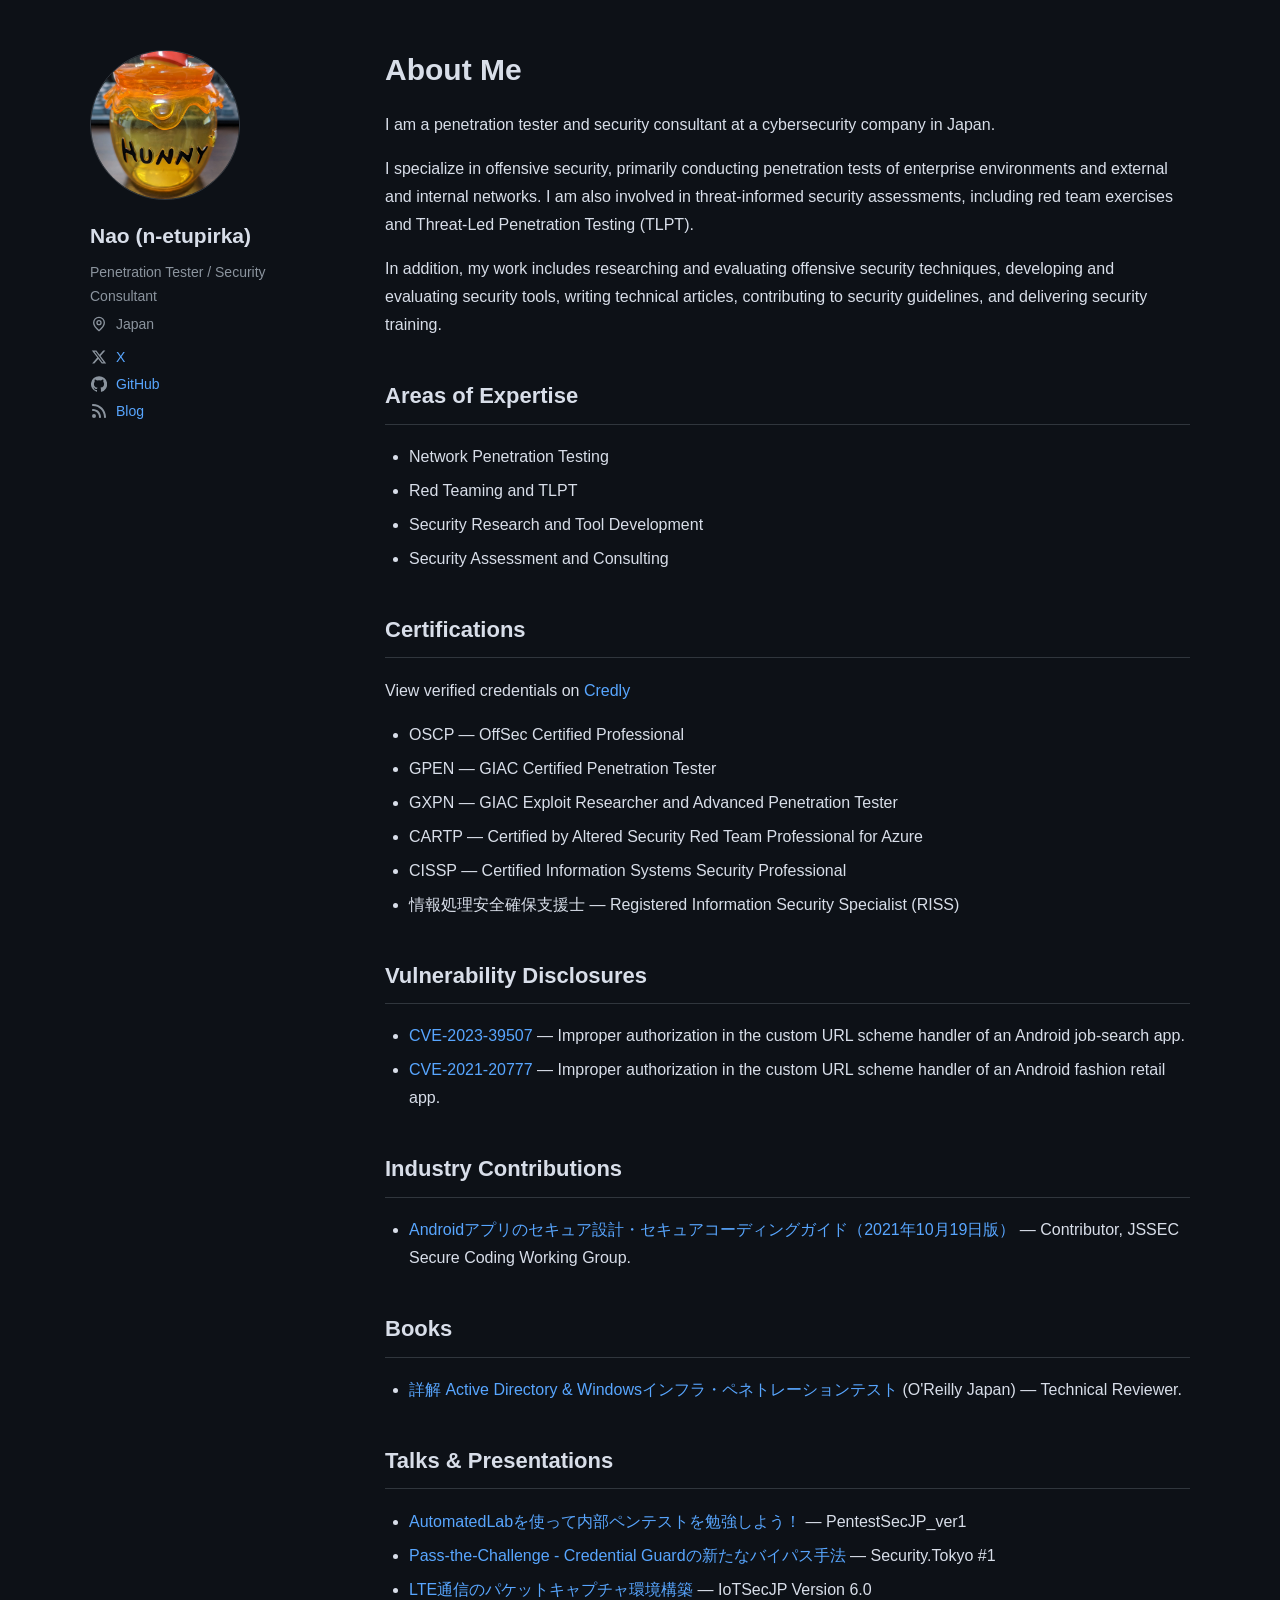
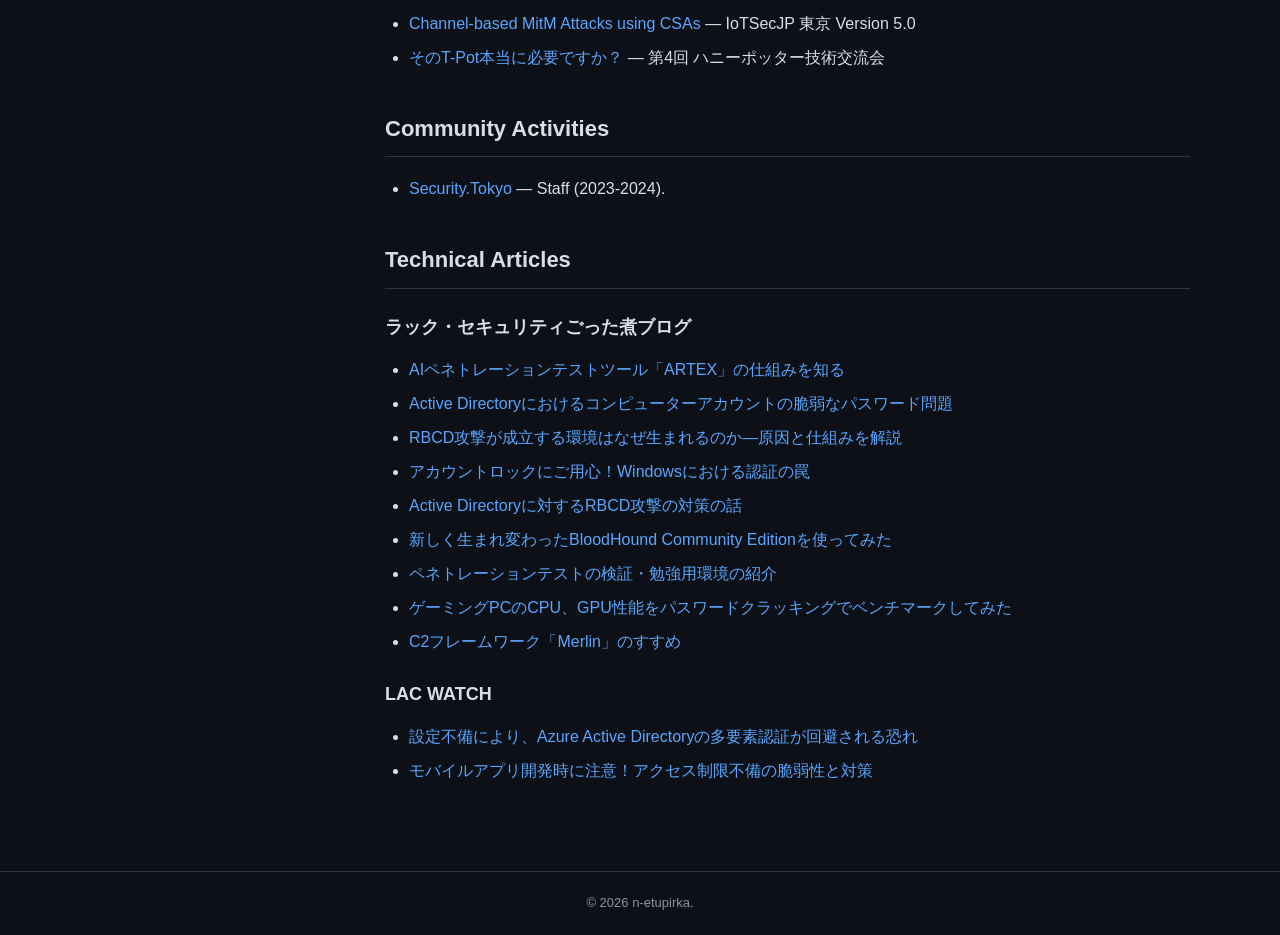
<file: index.html>
<!DOCTYPE html>
<html lang="en">
<head>
  <meta charset="UTF-8">
  <meta name="viewport" content="width=device-width, initial-scale=1">

  <title>About | n-etupirka</title>
  <meta name="description"
        content="Personal portfolio of an offensive security engineer.">

  <link rel="stylesheet" href="style.css">
</head>

<body>
  <div class="container layout">
    <aside class="profile" aria-label="Profile">
      <img class="avatar" src="assets/profile.webp" alt="Portrait of Nao">

      <p class="profile-name">Nao (n-etupirka)</p>
      <p class="role">Penetration Tester / Security Consultant</p>
      <p class="location">
        <svg aria-hidden="true" viewBox="0 0 24 24">
          <path d="M20 10c0 5-8 12-8 12S4 15 4 10a8 8 0 1 1 16 0Z"></path>
          <circle cx="12" cy="10" r="3"></circle>
        </svg>
        <span>Japan</span>
      </p>

      <div class="profile-links">
        <a href="https://x.com/n_etupirka" target="_blank">
          <svg aria-hidden="true" viewBox="0 0 24 24">
            <path d="M18.244 2.25h3.308l-7.227 8.26 8.502 11.24H16.17l-5.214-6.817L4.99 21.75H1.68l7.73-8.835L1.254 2.25H8.08l4.713 6.231 5.45-6.231Zm-1.161 17.52h1.833L7.084 4.126H5.117L17.083 19.77Z"></path>
          </svg>
          <span>X</span>
        </a>
        <a href="https://github.com/n-etupirka" target="_blank">
          <svg aria-hidden="true" viewBox="0 0 24 24">
            <path d="M12 .3a12 12 0 0 0-3.8 23.4c.6.1.8-.3.8-.6v-2.1c-3.3.7-4-1.4-4-1.4-.5-1.4-1.3-1.8-1.3-1.8-1.1-.7.1-.7.1-.7 1.2.1 1.8 1.2 1.8 1.2 1.1 1.8 2.8 1.3 3.5 1 .1-.8.4-1.3.8-1.6-2.7-.3-5.5-1.3-5.5-5.9 0-1.3.5-2.4 1.2-3.2-.1-.3-.5-1.5.1-3.2 0 0 1-.3 3.3 1.2a11.5 11.5 0 0 1 6 0c2.3-1.5 3.3-1.2 3.3-1.2.6 1.7.2 2.9.1 3.2.8.8 1.2 1.9 1.2 3.2 0 4.6-2.8 5.6-5.5 5.9.4.4.8 1.1.8 2.2v3.3c0 .3.2.7.8.6A12 12 0 0 0 12 .3Z"></path>
          </svg>
          <span>GitHub</span>
        </a>
        <a href="https://nsec.hatenablog.com/" target="_blank">
          <svg aria-hidden="true" viewBox="0 0 448 512">
            <path d="M0 64C0 46.3 14.3 32 32 32c229.8 0 416 186.2 416 416 0 17.7-14.3 32-32 32s-32-14.3-32-32C384 253.5 226.5 96 32 96 14.3 96 0 81.7 0 64ZM0 416a64 64 0 1 1 128 0A64 64 0 1 1 0 416ZM32 192c141.4 0 256 114.6 256 256 0 17.7-14.3 32-32 32s-32-14.3-32-32c0-106-86-192-192-192-17.7 0-32-14.3-32-32s14.3-32 32-32Z"></path>
          </svg>
          <span>Blog</span>
        </a>
      </div>
    </aside>

    <main class="content">
      <h1>About Me</h1>

      <p>
        I am a penetration tester and security consultant at a cybersecurity company in Japan.
      </p>

      <p>
        I specialize in offensive security, primarily conducting penetration tests of enterprise environments and external and internal networks.
        I am also involved in threat-informed security assessments, including red team exercises and Threat-Led Penetration Testing (TLPT).
      </p>

      <p>
        In addition, my work includes researching and evaluating offensive security techniques, developing and evaluating security tools, writing technical articles, contributing to security guidelines, and delivering security training.
      </p>

      <h2>Areas of Expertise</h2>
      <ul>
        <li>Network Penetration Testing</li>
        <li>Red Teaming and TLPT</li>
        <li>Security Research and Tool Development</li>
        <li>Security Assessment and Consulting</li>
      </ul>

      <h2>Certifications</h2>
      <p>
        View verified credentials on
        <a href="https://www.credly.com/users/nao-komatsu" target="_blank">
          Credly
        </a>
      </p>
      <ul>
        <li>OSCP — OffSec Certified Professional</li>
        <li>GPEN — GIAC Certified Penetration Tester</li>
        <li>GXPN — GIAC Exploit Researcher and Advanced Penetration Tester</li>
        <li>CARTP — Certified by Altered Security Red Team Professional for Azure</li>
        <li>CISSP — Certified Information Systems Security Professional</li>
        <li>情報処理安全確保支援士 — Registered Information Security Specialist (RISS)</li>
      </ul>

      <h2>Vulnerability Disclosures</h2>
      <ul>
        <li>
          <a href="https://nvd.nist.gov/vuln/detail/cve-2023-39507" target="_blank">
            CVE-2023-39507
          </a>
          — Improper authorization in the custom URL scheme handler of an Android job-search app.
        </li>
        <li>
          <a href="https://nvd.nist.gov/vuln/detail/cve-2021-20777" target="_blank">
            CVE-2021-20777
          </a>
          — Improper authorization in the custom URL scheme handler of an Android fashion retail app.
        </li>
      </ul>

      <h2>Industry Contributions</h2>
      <ul>
        <li>
          <a href="https://www.jssec.org/dl/android_securecoding/index.html" target="_blank">
            Androidアプリのセキュア設計・セキュアコーディングガイド（2021年10月19日版）
          </a>
          — Contributor, JSSEC Secure Coding Working Group.
        </li>
      </ul>

      <h2>Books</h2>
      <ul>
        <li>
          <a href="https://www.oreilly.co.jp/books/9784814401734/" target="_blank">
            詳解 Active Directory &amp; Windowsインフラ・ペネトレーションテスト
          </a>
          (O'Reilly Japan) — Technical Reviewer.
        </li>
      </ul>

      <h2>Talks &amp; Presentations</h2>
      <ul>
        <li>
          <a href="https://speakerdeck.com/n_etupirka/automatedlabwoshi-tutenei-bu-pentesutowomian-qiang-siyou-yarareshe-nei-netutowakunozi-dong-gou-zhu" target="_blank">
            AutomatedLabを使って内部ペンテストを勉強しよう！
          </a>
          — PentestSecJP_ver1
        </li>
        <li>
          <a href="https://speakerdeck.com/n_etupirka/pass-the-challenge" target="_blank">
            Pass-the-Challenge - Credential Guardの新たなバイパス手法
          </a>
          — Security.Tokyo #1
        </li>
        <li>
          <a href="https://speakerdeck.com/n_etupirka/lte-simulation" target="_blank">
            LTE通信のパケットキャプチャ環境構築
          </a>
          — IoTSecJP Version 6.0
        </li>
        <li>
          <a href="https://speakerdeck.com/n_etupirka/channel-based-mitm-attacks-using-csas" target="_blank">
            Channel-based MitM Attacks using CSAs
          </a>
          — IoTSecJP 東京 Version 5.0
        </li>
        <li>
          <a href="https://speakerdeck.com/n_etupirka/sofalse-t-pot-ben-dang-nibi-yao-desuka" target="_blank">
            そのT-Pot本当に必要ですか？
          </a>
          — 第4回 ハニーポッター技術交流会
        </li>
      </ul>

      <h2>Community Activities</h2>
      <ul>
        <li>
          <a href="https://security-tokyo.connpass.com/" target="_blank">
            Security.Tokyo
          </a>
          — Staff (2023-2024).
        </li>
      </ul>

      <h2>Technical Articles</h2>
      <h3>ラック・セキュリティごった煮ブログ</h3>
      <ul>
        <li>
          <a href="https://devblog.lac.co.jp/entry/20261105" target="_blank">
            AIペネトレーションテストツール「ARTEX」の仕組みを知る
          </a>
        </li>
        <li>
          <a href="https://devblog.lac.co.jp/entry/20251210" target="_blank">
            Active Directoryにおけるコンピューターアカウントの脆弱なパスワード問題
          </a>
        </li>
        <li>
          <a href="https://devblog.lac.co.jp/entry/20250423" target="_blank">
            RBCD攻撃が成立する環境はなぜ生まれるのか—原因と仕組みを解説
          </a>
        </li>
        <li>
          <a href="https://devblog.lac.co.jp/entry/20240520" target="_blank">
            アカウントロックにご用心！Windowsにおける認証の罠
          </a>
        </li>
        <li>
          <a href="https://devblog.lac.co.jp/entry/20240117" target="_blank">
            Active Directoryに対するRBCD攻撃の対策の話
          </a>
        </li>
        <li>
          <a href="https://devblog.lac.co.jp/entry/20231012" target="_blank">
            新しく生まれ変わったBloodHound Community Editionを使ってみた
          </a>
        </li>
        <li>
          <a href="https://devblog.lac.co.jp/entry/20230123" target="_blank">
            ペネトレーションテストの検証・勉強用環境の紹介
          </a>
        </li>
        <li>
          <a href="https://devblog.lac.co.jp/entry/20220513" target="_blank">
            ゲーミングPCのCPU、GPU性能をパスワードクラッキングでベンチマークしてみた
          </a>
        </li>
        <li>
          <a href="https://devblog.lac.co.jp/entry/20240805" target="_blank">
            C2フレームワーク「Merlin」のすすめ
          </a>
        </li>
      </ul>

      <h3>LAC WATCH</h3>
      <ul>
        <li>
          <a href="https://www.lac.co.jp/lacwatch/report/20210909_002712.html" target="_blank">
            設定不備により、Azure Active Directoryの多要素認証が回避される恐れ
          </a>
        </li>
        <li>
          <a href="https://www.lac.co.jp/lacwatch/people/20210625_002645.html" target="_blank">
            モバイルアプリ開発時に注意！アクセス制限不備の脆弱性と対策
          </a>
        </li>
      </ul>
    </main>
  </div>

  <footer class="site-footer">
    <p>© 2026 n-etupirka.</p>
  </footer>
</body>
</html>
</file>
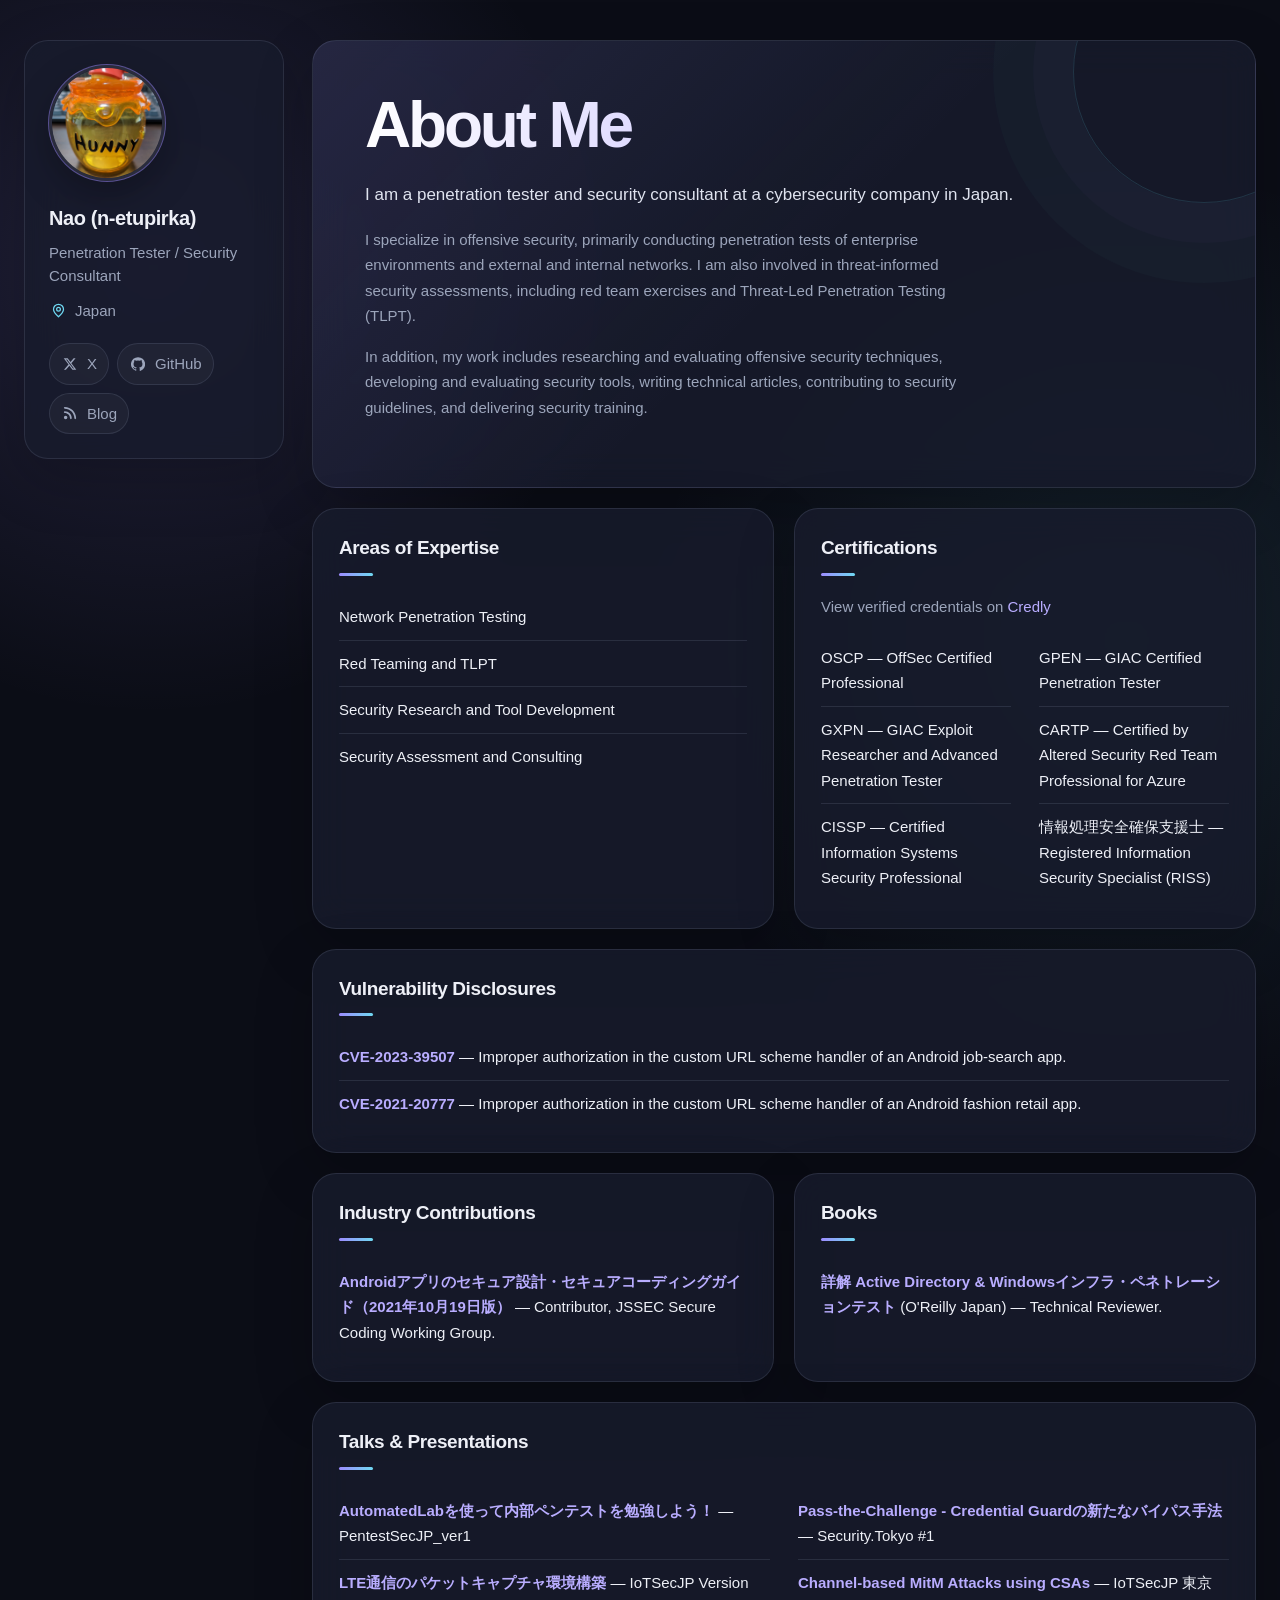
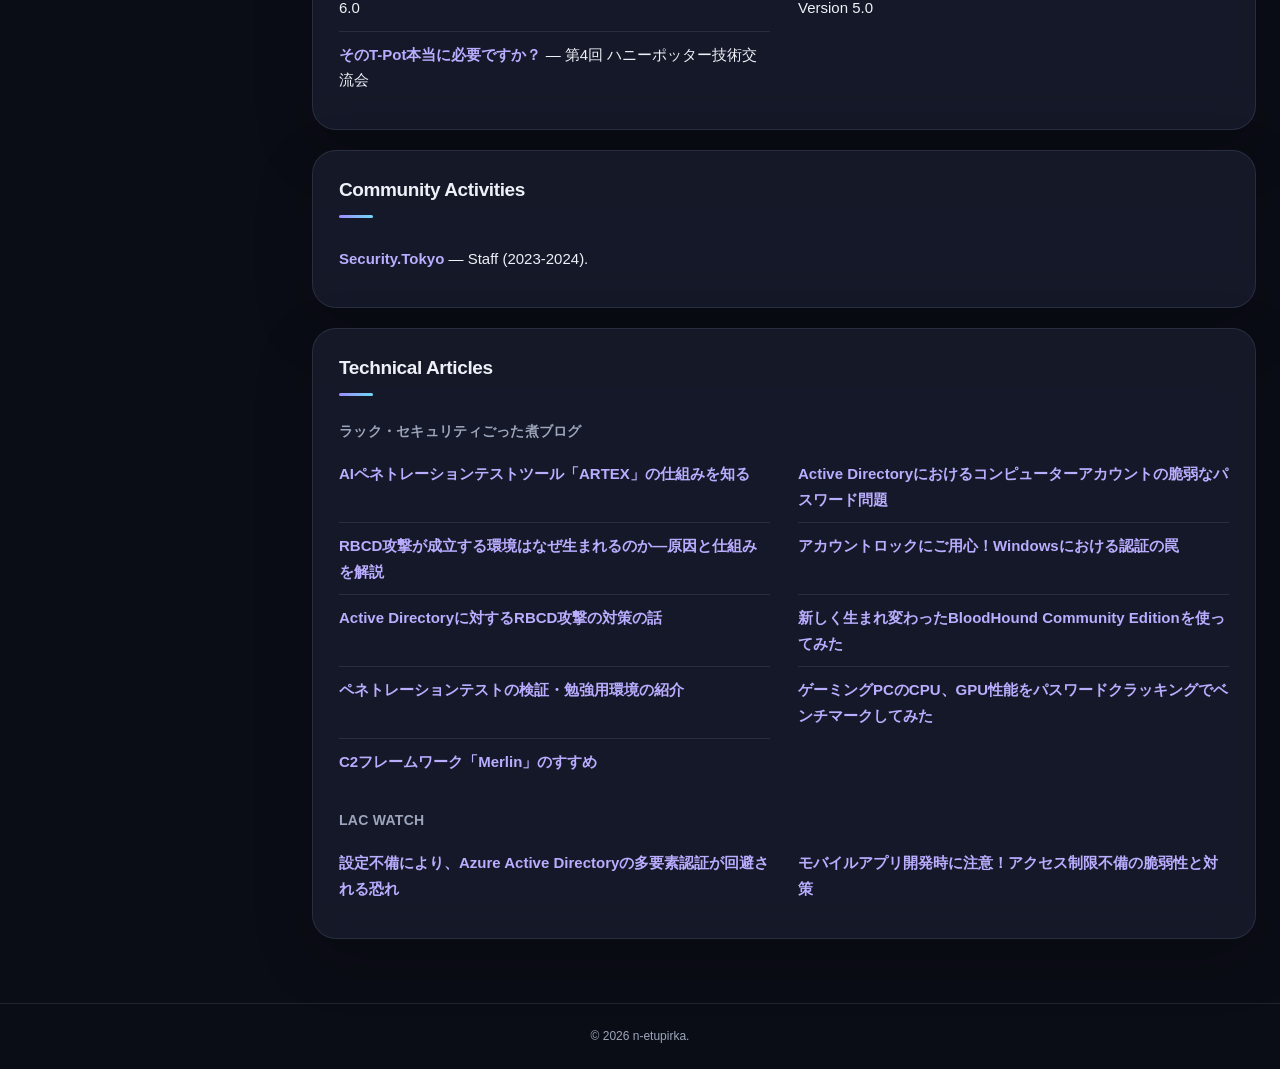
<file: soft-bento/index.html>
<!DOCTYPE html>
<html lang="en">
<head>
  <meta charset="UTF-8">
  <meta name="viewport" content="width=device-width, initial-scale=1">

  <title>About | n-etupirka</title>
  <meta name="description"
        content="Personal portfolio of an offensive security engineer.">

  <link rel="stylesheet" href="style.css">
</head>

<body>
  <div class="container layout">
    <aside class="profile" aria-label="Profile">
      <img class="avatar" src="../assets/profile.webp" alt="Portrait of Nao">

      <p class="profile-name">Nao (n-etupirka)</p>
      <p class="role">Penetration Tester / Security Consultant</p>
      <p class="location">
        <svg aria-hidden="true" viewBox="0 0 24 24">
          <path d="M20 10c0 5-8 12-8 12S4 15 4 10a8 8 0 1 1 16 0Z"></path>
          <circle cx="12" cy="10" r="3"></circle>
        </svg>
        <span>Japan</span>
      </p>

      <div class="profile-links">
        <a href="https://x.com/n_etupirka" target="_blank">
          <svg aria-hidden="true" viewBox="0 0 24 24">
            <path d="M18.244 2.25h3.308l-7.227 8.26 8.502 11.24H16.17l-5.214-6.817L4.99 21.75H1.68l7.73-8.835L1.254 2.25H8.08l4.713 6.231 5.45-6.231Zm-1.161 17.52h1.833L7.084 4.126H5.117L17.083 19.77Z"></path>
          </svg>
          <span>X</span>
        </a>
        <a href="https://github.com/n-etupirka" target="_blank">
          <svg aria-hidden="true" viewBox="0 0 24 24">
            <path d="M12 .3a12 12 0 0 0-3.8 23.4c.6.1.8-.3.8-.6v-2.1c-3.3.7-4-1.4-4-1.4-.5-1.4-1.3-1.8-1.3-1.8-1.1-.7.1-.7.1-.7 1.2.1 1.8 1.2 1.8 1.2 1.1 1.8 2.8 1.3 3.5 1 .1-.8.4-1.3.8-1.6-2.7-.3-5.5-1.3-5.5-5.9 0-1.3.5-2.4 1.2-3.2-.1-.3-.5-1.5.1-3.2 0 0 1-.3 3.3 1.2a11.5 11.5 0 0 1 6 0c2.3-1.5 3.3-1.2 3.3-1.2.6 1.7.2 2.9.1 3.2.8.8 1.2 1.9 1.2 3.2 0 4.6-2.8 5.6-5.5 5.9.4.4.8 1.1.8 2.2v3.3c0 .3.2.7.8.6A12 12 0 0 0 12 .3Z"></path>
          </svg>
          <span>GitHub</span>
        </a>
        <a href="https://nsec.hatenablog.com/" target="_blank">
          <svg aria-hidden="true" viewBox="0 0 448 512">
            <path d="M0 64C0 46.3 14.3 32 32 32c229.8 0 416 186.2 416 416 0 17.7-14.3 32-32 32s-32-14.3-32-32C384 253.5 226.5 96 32 96 14.3 96 0 81.7 0 64ZM0 416a64 64 0 1 1 128 0A64 64 0 1 1 0 416ZM32 192c141.4 0 256 114.6 256 256 0 17.7-14.3 32-32 32s-32-14.3-32-32c0-106-86-192-192-192-17.7 0-32-14.3-32-32s14.3-32 32-32Z"></path>
          </svg>
          <span>Blog</span>
        </a>
      </div>
    </aside>

    <main class="content">
      <section class="panel intro">
        <h1>About Me</h1>

        <p>
          I am a penetration tester and security consultant at a cybersecurity company in Japan.
        </p>

        <p>
          I specialize in offensive security, primarily conducting penetration tests of enterprise environments and external and internal networks.
          I am also involved in threat-informed security assessments, including red team exercises and Threat-Led Penetration Testing (TLPT).
        </p>

        <p>
          In addition, my work includes researching and evaluating offensive security techniques, developing and evaluating security tools, writing technical articles, contributing to security guidelines, and delivering security training.
        </p>
      </section>

      <section class="panel expertise">
        <h2>Areas of Expertise</h2>
        <ul>
          <li>Network Penetration Testing</li>
          <li>Red Teaming and TLPT</li>
          <li>Security Research and Tool Development</li>
          <li>Security Assessment and Consulting</li>
        </ul>
      </section>

      <section class="panel certifications">
        <h2>Certifications</h2>
        <p>
          View verified credentials on
          <a href="https://www.credly.com/users/nao-komatsu" target="_blank">
            Credly
          </a>
        </p>
        <ul>
          <li>OSCP — OffSec Certified Professional</li>
          <li>GPEN — GIAC Certified Penetration Tester</li>
          <li>GXPN — GIAC Exploit Researcher and Advanced Penetration Tester</li>
          <li>CARTP — Certified by Altered Security Red Team Professional for Azure</li>
          <li>CISSP — Certified Information Systems Security Professional</li>
          <li>情報処理安全確保支援士 — Registered Information Security Specialist (RISS)</li>
        </ul>
      </section>

      <section class="panel disclosures">
        <h2>Vulnerability Disclosures</h2>
        <ul>
        <li>
          <a href="https://nvd.nist.gov/vuln/detail/cve-2023-39507" target="_blank">
            CVE-2023-39507
          </a>
          — Improper authorization in the custom URL scheme handler of an Android job-search app.
        </li>
        <li>
          <a href="https://nvd.nist.gov/vuln/detail/cve-2021-20777" target="_blank">
            CVE-2021-20777
          </a>
          — Improper authorization in the custom URL scheme handler of an Android fashion retail app.
        </li>
        </ul>
      </section>

      <section class="panel industry">
        <h2>Industry Contributions</h2>
        <ul>
        <li>
          <a href="https://www.jssec.org/dl/android_securecoding/index.html" target="_blank">
            Androidアプリのセキュア設計・セキュアコーディングガイド（2021年10月19日版）
          </a>
          — Contributor, JSSEC Secure Coding Working Group.
        </li>
        </ul>
      </section>

      <section class="panel books">
        <h2>Books</h2>
        <ul>
        <li>
          <a href="https://www.oreilly.co.jp/books/9784814401734/" target="_blank">
            詳解 Active Directory &amp; Windowsインフラ・ペネトレーションテスト
          </a>
          (O'Reilly Japan) — Technical Reviewer.
        </li>
        </ul>
      </section>

      <section class="panel talks">
        <h2>Talks &amp; Presentations</h2>
        <ul>
        <li>
          <a href="https://speakerdeck.com/n_etupirka/automatedlabwoshi-tutenei-bu-pentesutowomian-qiang-siyou-yarareshe-nei-netutowakunozi-dong-gou-zhu" target="_blank">
            AutomatedLabを使って内部ペンテストを勉強しよう！
          </a>
          — PentestSecJP_ver1
        </li>
        <li>
          <a href="https://speakerdeck.com/n_etupirka/pass-the-challenge" target="_blank">
            Pass-the-Challenge - Credential Guardの新たなバイパス手法
          </a>
          — Security.Tokyo #1
        </li>
        <li>
          <a href="https://speakerdeck.com/n_etupirka/lte-simulation" target="_blank">
            LTE通信のパケットキャプチャ環境構築
          </a>
          — IoTSecJP Version 6.0
        </li>
        <li>
          <a href="https://speakerdeck.com/n_etupirka/channel-based-mitm-attacks-using-csas" target="_blank">
            Channel-based MitM Attacks using CSAs
          </a>
          — IoTSecJP 東京 Version 5.0
        </li>
        <li>
          <a href="https://speakerdeck.com/n_etupirka/sofalse-t-pot-ben-dang-nibi-yao-desuka" target="_blank">
            そのT-Pot本当に必要ですか？
          </a>
          — 第4回 ハニーポッター技術交流会
        </li>
        </ul>
      </section>

      <section class="panel community">
        <h2>Community Activities</h2>
        <ul>
        <li>
          <a href="https://security-tokyo.connpass.com/" target="_blank">
            Security.Tokyo
          </a>
          — Staff (2023-2024).
        </li>
        </ul>
      </section>

      <section class="panel articles">
        <h2>Technical Articles</h2>
        <h3>ラック・セキュリティごった煮ブログ</h3>
        <ul>
        <li>
          <a href="https://devblog.lac.co.jp/entry/20261105" target="_blank">
            AIペネトレーションテストツール「ARTEX」の仕組みを知る
          </a>
        </li>
        <li>
          <a href="https://devblog.lac.co.jp/entry/20251210" target="_blank">
            Active Directoryにおけるコンピューターアカウントの脆弱なパスワード問題
          </a>
        </li>
        <li>
          <a href="https://devblog.lac.co.jp/entry/20250423" target="_blank">
            RBCD攻撃が成立する環境はなぜ生まれるのか—原因と仕組みを解説
          </a>
        </li>
        <li>
          <a href="https://devblog.lac.co.jp/entry/20240520" target="_blank">
            アカウントロックにご用心！Windowsにおける認証の罠
          </a>
        </li>
        <li>
          <a href="https://devblog.lac.co.jp/entry/20240117" target="_blank">
            Active Directoryに対するRBCD攻撃の対策の話
          </a>
        </li>
        <li>
          <a href="https://devblog.lac.co.jp/entry/20231012" target="_blank">
            新しく生まれ変わったBloodHound Community Editionを使ってみた
          </a>
        </li>
        <li>
          <a href="https://devblog.lac.co.jp/entry/20230123" target="_blank">
            ペネトレーションテストの検証・勉強用環境の紹介
          </a>
        </li>
        <li>
          <a href="https://devblog.lac.co.jp/entry/20220513" target="_blank">
            ゲーミングPCのCPU、GPU性能をパスワードクラッキングでベンチマークしてみた
          </a>
        </li>
        <li>
          <a href="https://devblog.lac.co.jp/entry/20240805" target="_blank">
            C2フレームワーク「Merlin」のすすめ
          </a>
        </li>
        </ul>

        <h3>LAC WATCH</h3>
        <ul>
        <li>
          <a href="https://www.lac.co.jp/lacwatch/report/20210909_002712.html" target="_blank">
            設定不備により、Azure Active Directoryの多要素認証が回避される恐れ
          </a>
        </li>
        <li>
          <a href="https://www.lac.co.jp/lacwatch/people/20210625_002645.html" target="_blank">
            モバイルアプリ開発時に注意！アクセス制限不備の脆弱性と対策
          </a>
        </li>
        </ul>
      </section>
    </main>
  </div>

  <footer class="site-footer">
    <p>© 2026 n-etupirka.</p>
  </footer>
</body>
</html>
</file>
<file: style.css>
:root {
  color-scheme: dark;
  --background: #0d1117;
  --surface: #161b22;
  --text: #d8dee9;
  --muted: #8b949e;
  --border: #30363d;
  --link: #58a6ff;
  --link-hover: #79c0ff;
}

* {
  box-sizing: border-box;
}

body {
  margin: 0;
  font-family: -apple-system, BlinkMacSystemFont,
    "Segoe UI", Arial, sans-serif;
  font-size: 16px;
  line-height: 1.75;
  color: var(--text);
  background: var(--background);
}

a {
  color: var(--link);
  text-decoration: none;
}

a:hover {
  color: var(--link-hover);
  text-decoration: underline;
}

a:focus-visible {
  outline: 2px solid var(--link-hover);
  outline-offset: 3px;
  border-radius: 2px;
}

.container {
  width: min(1100px, 92%);
  margin: 0 auto;
}

/* Layout */

.layout {
  display: grid;
  grid-template-columns: 230px minmax(0, 1fr);
  gap: 65px;
  padding-top: 50px;
  padding-bottom: 70px;
}

/* Profile */

.profile {
  font-size: 14px;
  color: var(--muted);
}

.avatar {
  display: block;
  width: 150px;
  height: 150px;
  border-radius: 50%;
  background: var(--surface);
  border: 1px solid var(--border);
  object-fit: cover;
}

.profile p {
  margin: 5px 0;
}

.profile .profile-name {
  margin: 18px 0 0;
  font-size: 21px;
  font-weight: 700;
  color: var(--text);
}

.location,
.profile-links a {
  display: grid;
  grid-template-columns: 18px auto;
  align-items: center;
  column-gap: 8px;
  line-height: 1.5;
}

.location svg {
  width: 16px;
  height: 16px;
  justify-self: center;
  fill: none;
  stroke: currentColor;
  stroke-width: 2;
  stroke-linecap: round;
  stroke-linejoin: round;
}

.profile-links {
  display: flex;
  flex-direction: column;
  gap: 6px;
  margin-top: 12px;
}

.profile-links a {
  width: fit-content;
}

.profile-links svg {
  width: 16px;
  height: 16px;
  justify-self: center;
  fill: currentColor;
  color: var(--muted);
  transition: color 0.15s ease;
}

.profile-links a:hover svg {
  color: var(--link-hover);
}

/* Main content */

.content {
  min-width: 0;
}

.content h1 {
  margin: 0 0 22px;
  font-size: 30px;
  line-height: 1.3;
}

.content h2 {
  margin-top: 38px;
  padding-bottom: 8px;
  font-size: 22px;
  border-bottom: 1px solid var(--border);
}

.content h3 {
  margin: 26px 0 10px;
  font-size: 18px;
  line-height: 1.4;
}

.content ul {
  padding-left: 24px;
}

.content li {
  margin-bottom: 6px;
}

/* Footer */

.site-footer {
  border-top: 1px solid var(--border);
  padding: 20px;
  text-align: center;
  color: var(--muted);
  font-size: 13px;
}

.site-footer p {
  margin: 0;
}

/* Mobile */

@media (max-width: 700px) {
  .layout {
    grid-template-columns: 1fr;
    gap: 35px;
    padding-top: 30px;
  }

  .avatar {
    width: 100px;
    height: 100px;
  }

  .content h1 {
    font-size: 26px;
  }

  .content h2 {
    font-size: 20px;
  }
}
</file>
<file: soft-bento/style.css>
:root {
  color-scheme: dark;
  --background: #0b0d16;
  --surface: rgba(24, 28, 45, 0.82);
  --surface-hover: rgba(29, 35, 56, 0.92);
  --text: #eef0f7;
  --muted: #9ca5bb;
  --border: rgba(177, 190, 225, 0.13);
  --accent: #9d8cff;
  --accent-2: #6fd8f2;
  --shadow: 0 20px 60px rgba(0, 0, 0, 0.2);
}

* {
  box-sizing: border-box;
}

body {
  margin: 0;
  color: var(--text);
  background:
    radial-gradient(circle at 12% 10%, rgba(157, 140, 255, 0.16), transparent 28rem),
    radial-gradient(circle at 88% 24%, rgba(111, 216, 242, 0.1), transparent 30rem),
    var(--background);
  font-family: Inter, ui-sans-serif, -apple-system, BlinkMacSystemFont,
    "Segoe UI", sans-serif;
  font-size: 15px;
  line-height: 1.7;
}

::selection {
  color: #10121c;
  background: var(--accent-2);
}

a {
  color: #b9adff;
  text-decoration: none;
  transition: color 160ms ease;
}

a:hover {
  color: var(--accent-2);
}

a:focus-visible {
  outline: 2px solid var(--accent-2);
  outline-offset: 4px;
  border-radius: 4px;
}

.container {
  width: min(1240px, calc(100% - 48px));
  margin-inline: auto;
}

.layout {
  display: grid;
  grid-template-columns: 260px minmax(0, 1fr);
  gap: 28px;
  padding-block: 40px 64px;
}

.profile,
.panel {
  background: var(--surface);
  border: 1px solid var(--border);
  box-shadow: var(--shadow);
  backdrop-filter: blur(18px);
}

.profile {
  position: sticky;
  top: 28px;
  align-self: start;
  padding: 24px;
  color: var(--muted);
  border-radius: 24px;
}

.avatar {
  display: block;
  width: 116px;
  height: 116px;
  object-fit: cover;
  border: 3px solid rgba(255, 255, 255, 0.08);
  border-radius: 50%;
  box-shadow: 0 0 0 1px rgba(157, 140, 255, 0.5), 0 14px 36px rgba(0, 0, 0, 0.28);
}

.profile p {
  margin: 6px 0;
}

.profile .profile-name {
  margin-top: 20px;
  color: var(--text);
  font-size: 20px;
  font-weight: 750;
  letter-spacing: -0.02em;
}

.role {
  max-width: 210px;
  line-height: 1.55;
}

.location,
.profile-links a {
  display: grid;
  grid-template-columns: 18px auto;
  align-items: center;
  gap: 8px;
}

.location {
  margin-top: 10px !important;
}

.location svg {
  width: 15px;
  height: 15px;
  justify-self: center;
  fill: none;
  stroke: var(--accent-2);
  stroke-width: 2;
  stroke-linecap: round;
  stroke-linejoin: round;
}

.profile-links {
  display: flex;
  flex-wrap: wrap;
  gap: 8px;
  margin-top: 20px;
}

.profile-links a {
  padding: 7px 11px;
  color: var(--muted);
  background: rgba(255, 255, 255, 0.035);
  border: 1px solid var(--border);
  border-radius: 999px;
}

.profile-links a:hover {
  color: var(--text);
  background: rgba(157, 140, 255, 0.13);
  border-color: rgba(157, 140, 255, 0.32);
}

.profile-links svg {
  width: 14px;
  height: 14px;
  justify-self: center;
  fill: currentColor;
}

.content {
  display: grid;
  grid-template-columns: repeat(2, minmax(0, 1fr));
  gap: 20px;
  min-width: 0;
}

.panel {
  min-width: 0;
  padding: 26px;
  border-radius: 24px;
  transition: transform 180ms ease, background 180ms ease, border-color 180ms ease;
}

.panel:hover {
  transform: translateY(-2px);
  background: var(--surface-hover);
  border-color: rgba(177, 190, 225, 0.2);
}

.intro,
.disclosures,
.talks,
.community,
.articles {
  grid-column: 1 / -1;
}

.intro {
  position: relative;
  overflow: hidden;
  padding: clamp(28px, 5vw, 52px);
  background:
    linear-gradient(135deg, rgba(157, 140, 255, 0.11), transparent 52%),
    var(--surface);
}

.intro::after {
  content: "";
  position: absolute;
  top: -100px;
  right: -80px;
  width: 260px;
  height: 260px;
  border: 1px solid rgba(111, 216, 242, 0.15);
  border-radius: 50%;
  box-shadow: 0 0 0 40px rgba(157, 140, 255, 0.025), 0 0 0 80px rgba(111, 216, 242, 0.018);
  pointer-events: none;
}

.content h1 {
  position: relative;
  z-index: 1;
  margin: 0 0 24px;
  font-size: clamp(38px, 6vw, 64px);
  font-weight: 760;
  line-height: 1;
  letter-spacing: -0.05em;
  background: linear-gradient(100deg, #ffffff, #c8c1ff 58%, #96e7f7);
  background-clip: text;
  -webkit-background-clip: text;
  color: transparent;
}

.intro p {
  position: relative;
  z-index: 1;
  max-width: 72ch;
  color: #b9c1d4;
}

.intro h1 + p {
  color: #dfe3ef;
  font-size: 17px;
}

.content h2 {
  margin: 0 0 18px;
  color: var(--text);
  font-size: 19px;
  line-height: 1.35;
  letter-spacing: -0.02em;
}

.content h3 {
  margin: 26px 0 10px;
  color: var(--muted);
  font-size: 14px;
  line-height: 1.4;
  letter-spacing: 0.02em;
}

.content h2::after {
  content: "";
  display: block;
  width: 34px;
  height: 3px;
  margin-top: 12px;
  background: linear-gradient(90deg, var(--accent), var(--accent-2));
  border-radius: 999px;
}

.content p {
  color: var(--muted);
}

.content ul {
  margin: 0;
  padding: 0;
  list-style: none;
}

.content li {
  padding: 10px 0;
  border-bottom: 1px solid var(--border);
}

.content li:last-child {
  border-bottom: 0;
}

.content li a {
  font-weight: 600;
}

.certifications ul,
.talks ul,
.articles ul {
  display: grid;
  grid-template-columns: repeat(2, minmax(0, 1fr));
  column-gap: 28px;
}

.certifications li:nth-last-child(-n + 2),
.talks li:nth-last-child(-n + 2),
.articles ul li:nth-last-child(-n + 2) {
  border-bottom-color: transparent;
}

.site-footer {
  padding: 22px;
  color: var(--muted);
  font-size: 12px;
  text-align: center;
  border-top: 1px solid var(--border);
}

.site-footer p {
  margin: 0;
}

@media (max-width: 980px) {
  .container {
    width: min(calc(100% - 32px), 820px);
  }

  .layout {
    grid-template-columns: 1fr;
  }

  .profile {
    position: static;
  }

  .profile-links {
    align-items: center;
  }
}

@media (max-width: 680px) {
  .container {
    width: min(calc(100% - 24px), 620px);
  }

  .layout {
    padding-block: 16px 48px;
  }

  .content {
    grid-template-columns: 1fr;
  }

  .panel,
  .intro,
  .certifications,
  .disclosures,
  .talks,
  .articles {
    grid-column: 1;
  }

  .panel {
    padding: 22px;
    border-radius: 20px;
  }

  .certifications ul,
  .talks ul,
  .articles ul {
    grid-template-columns: 1fr;
  }

  .certifications li:nth-last-child(-n + 2),
  .talks li:nth-last-child(-n + 2),
  .articles ul li:nth-last-child(-n + 2) {
    border-bottom-color: var(--border);
  }

  .content li:last-child {
    border-bottom-color: transparent;
  }
}

@media (prefers-reduced-motion: reduce) {
  *,
  *::before,
  *::after {
    transition-duration: 0.01ms !important;
  }

  .panel:hover {
    transform: none;
  }
}
</file>
